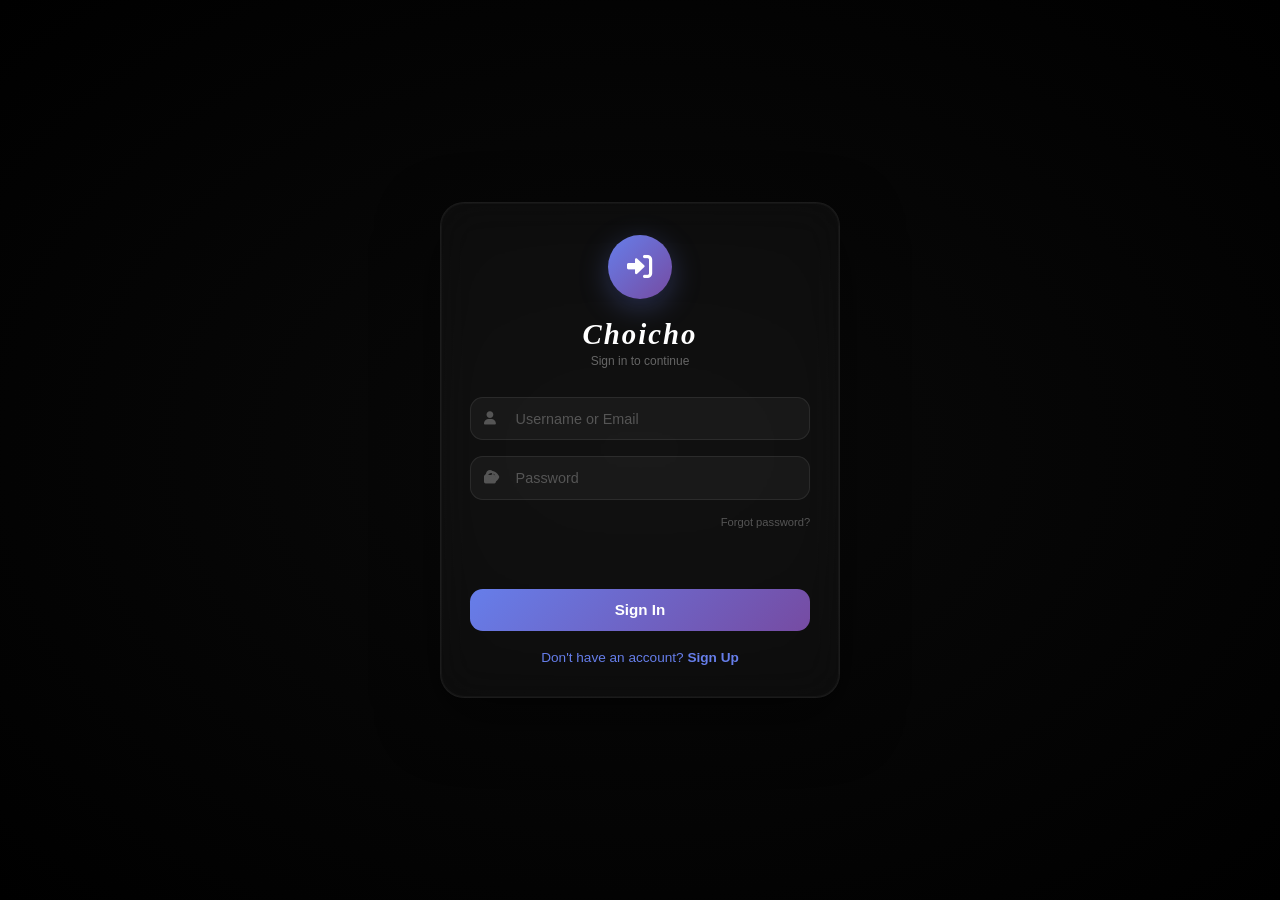
<file: login.html>
<!DOCTYPE html>
<html lang="en">
<head>
  <meta charset="UTF-8">
  <meta name="viewport" content="width=device-width, initial-scale=1.0, maximum-scale=1.0, user-scalable=yes, viewport-fit=cover">
  <title>Sign In · Choicho</title>
  <link rel="stylesheet" href="https://cdnjs.cloudflare.com/ajax/libs/font-awesome/6.0.0-beta3/css/all.min.css">
  <link rel="stylesheet" href="CSS/main.css">
  <style>
    .auth-page {
      min-height: 100vh;
      min-height: 100dvh;
      display: flex;
      align-items: center;
      justify-content: center;
      background: radial-gradient(ellipse at center, #0a0a0a 0%, #000000 100%);
      padding: 1.5rem;
    }
    
    .auth-box {
      background: rgba(255, 255, 255, 0.03);
      backdrop-filter: blur(20px);
      -webkit-backdrop-filter: blur(20px);
      border: 1px solid rgba(255, 255, 255, 0.06);
      border-radius: 1.5rem;
      padding: 2rem 1.8rem;
      width: 100%;
      max-width: 400px;
      box-shadow: 0 20px 60px rgba(0, 0, 0, 0.5), 0 0 0 1px rgba(255, 255, 255, 0.03) inset;
    }
    
    .auth-icon {
      width: 64px;
      height: 64px;
      border-radius: 50%;
      background: linear-gradient(135deg, #667eea 0%, #764ba2 100%);
      display: flex;
      align-items: center;
      justify-content: center;
      margin: 0 auto 1.2rem;
      font-size: 1.6rem;
      color: #fff;
      box-shadow: 0 8px 30px rgba(102, 126, 234, 0.3);
    }
    
    .auth-brand {
      text-align: center;
      margin-bottom: 1.8rem;
    }
    
    .auth-brand h1 {
      font-size: 1.8rem;
      font-weight: 700;
      color: #fff;
      letter-spacing: 2px;
      font-family: 'Segoe Script', 'Brush Script MT', 'Apple Chancery', cursive;
      font-style: italic;
    }
    
    .auth-brand p {
      font-size: 0.75rem;
      color: #666;
      margin-top: 0.2rem;
    }
    
    .input-group {
      position: relative;
      margin-bottom: 1rem;
    }
    
    .input-group i {
      position: absolute;
      left: 14px;
      top: 50%;
      transform: translateY(-50%);
      color: #555;
      font-size: 0.85rem;
      z-index: 2;
    }
    
    .input-group input {
      width: 100%;
      padding: 0.8rem 0.8rem 0.8rem 2.8rem;
      border-radius: 0.8rem;
      border: 1px solid rgba(255, 255, 255, 0.08);
      background: rgba(255, 255, 255, 0.04);
      color: #fff;
      font-size: 0.9rem;
      outline: none;
      transition: all 0.3s;
    }
    
    .input-group input:focus {
      border-color: rgba(102, 126, 234, 0.5);
      background: rgba(255, 255, 255, 0.06);
      box-shadow: 0 0 20px rgba(102, 126, 234, 0.05);
    }
    
    .input-group input::placeholder {
      color: #555;
    }
    
    .input-group .toggle-password {
      position: absolute;
      right: 14px;
      top: 50%;
      transform: translateY(-50%);
      color: #555;
      cursor: pointer;
      font-size: 0.85rem;
      z-index: 2;
      transition: color 0.3s;
    }
    
    .input-group .toggle-password:hover {
      color: #aaa;
    }
    
    .auth-error {
      color: #ef4444;
      font-size: 0.75rem;
      min-height: 1.2rem;
      margin-bottom: 0.3rem;
      display: flex;
      align-items: center;
      gap: 0.3rem;
    }
    
    .auth-success {
      color: #4ade80;
      font-size: 0.75rem;
      min-height: 1.2rem;
      margin-bottom: 0.3rem;
      display: flex;
      align-items: center;
      gap: 0.3rem;
    }
    
    .auth-btn {
      width: 100%;
      padding: 0.8rem;
      border-radius: 0.8rem;
      border: none;
      background: linear-gradient(135deg, #667eea 0%, #764ba2 100%);
      color: #fff;
      font-size: 0.95rem;
      font-weight: 600;
      cursor: pointer;
      transition: all 0.3s;
      margin-top: 0.3rem;
      position: relative;
      overflow: hidden;
    }
    
    .auth-btn:hover:not(:disabled) {
      transform: translateY(-2px);
      box-shadow: 0 8px 30px rgba(102, 126, 234, 0.3);
    }
    
    .auth-btn:active:not(:disabled) {
      transform: scale(0.98);
    }
    
    .auth-btn:disabled {
      opacity: 0.6;
      cursor: not-allowed;
    }
    
    .auth-btn .spinner {
      display: none;
      width: 20px;
      height: 20px;
      border: 2px solid rgba(255,255,255,0.3);
      border-top-color: #fff;
      border-radius: 50%;
      animation: spin 0.8s linear infinite;
      margin: 0 auto;
    }
    
    .auth-btn.loading .spinner {
      display: block;
    }
    
    .auth-btn.loading .btn-text {
      display: none;
    }
    
    @keyframes spin {
      to { transform: rotate(360deg); }
    }
    
    .auth-divider {
      display: flex;
      align-items: center;
      gap: 1rem;
      margin: 1.2rem 0;
    }
    
    .auth-divider::before,
    .auth-divider::after {
      content: '';
      flex: 1;
      height: 1px;
      background: rgba(255, 255, 255, 0.06);
    }
    
    .auth-divider span {
      font-size: 0.65rem;
      color: #555;
      text-transform: uppercase;
      letter-spacing: 1px;
    }
    
    .saved-users {
      margin-top: 1.2rem;
      border-top: 1px solid rgba(255, 255, 255, 0.05);
      padding-top: 1rem;
    }
    
    .saved-users .label {
      font-size: 0.6rem;
      color: #555;
      text-transform: uppercase;
      letter-spacing: 1px;
      margin-bottom: 0.5rem;
    }
    
    .saved-user {
      display: flex;
      align-items: center;
      gap: 0.6rem;
      padding: 0.5rem 0.7rem;
      background: rgba(255, 255, 255, 0.03);
      border-radius: 0.6rem;
      margin-bottom: 0.3rem;
      cursor: pointer;
      transition: all 0.3s;
      font-size: 0.8rem;
      color: #aaa;
    }
    
    .saved-user:hover {
      background: rgba(255, 255, 255, 0.06);
      color: #fff;
    }
    
    .saved-user i {
      color: #667eea;
      font-size: 0.8rem;
    }
    
    .saved-user .remove-saved {
      margin-left: auto;
      color: #555;
      font-size: 0.6rem;
      cursor: pointer;
      padding: 0.2rem 0.4rem;
      border-radius: 0.3rem;
    }
    
    .saved-user .remove-saved:hover {
      color: #ef4444;
      background: rgba(239, 68, 68, 0.1);
    }
    
    .alt-link {
      display: block;
      text-align: center;
      color: #667eea;
      font-size: 0.85rem;
      margin-top: 1.2rem;
      text-decoration: none;
      transition: color 0.3s;
    }
    
    .alt-link:hover {
      color: #8b7cf7;
    }
    
    .forgot-link {
      display: block;
      text-align: right;
      color: #555;
      font-size: 0.7rem;
      margin-top: 0.2rem;
      margin-bottom: 0.5rem;
      text-decoration: none;
      transition: color 0.3s;
    }
    
    .forgot-link:hover {
      color: #888;
    }
    
    .toast {
      position: fixed;
      bottom: 2rem;
      left: 50%;
      transform: translateX(-50%);
      background: rgba(0, 0, 0, 0.9);
      backdrop-filter: blur(20px);
      color: #fff;
      padding: 0.6rem 1.2rem;
      border-radius: 2rem;
      font-size: 0.8rem;
      z-index: 999;
      border: 1px solid rgba(255, 255, 255, 0.1);
      display: none;
    }
    
    .toast.show {
      display: block;
      animation: slideUp 0.3s ease;
    }
    
    @media (max-width: 480px) {
      .auth-box { padding: 1.5rem 1.2rem; }
      .auth-brand h1 { font-size: 1.5rem; }
    }
  </style>
</head>
<body>
  <div class="page">
    <div class="auth-page">
      <div class="auth-box">
        <div class="auth-icon">
          <i class="fas fa-sign-in-alt"></i>
        </div>
        
        <div class="auth-brand">
          <h1>Choicho</h1>
          <p>Sign in to continue</p>
        </div>
        
        <div class="input-group">
          <i class="fas fa-user"></i>
          <input type="text" id="loginUsername" placeholder="Username or Email" autocomplete="username">
        </div>
        
        <div class="input-group">
          <i class="fas fa-lock"></i>
          <input type="password" id="loginPassword" placeholder="Password" autocomplete="current-password">
          <i class="fas fa-eye toggle-password" id="togglePassword" onclick="togglePasswordVisibility()"></i>
        </div>
        
        <a href="#" class="forgot-link">Forgot password?</a>
        
        <div class="auth-error" id="loginError"></div>
        <div class="auth-success" id="loginSuccess"></div>
        
        <button class="auth-btn" id="loginBtn" onclick="handleLogin()">
          <span class="spinner"></span>
          <span class="btn-text">Sign In</span>
        </button>
        
        <a href="signup.html" class="alt-link">Don't have an account? <strong>Sign Up</strong></a>
        
        <div class="saved-users" id="savedSection" style="display:none;">
          <div class="label">Saved Users</div>
          <div id="savedList"></div>
        </div>
      </div>
    </div>
    
    <div class="toast" id="toast"></div>
  </div>
  
  <script>
    // ================================================================
    // TOGGLE PASSWORD VISIBILITY
    // ================================================================
    
    function togglePasswordVisibility() {
      const input = document.getElementById('loginPassword');
      const icon = document.getElementById('togglePassword');
      if (input.type === 'password') {
        input.type = 'text';
        icon.className = 'fas fa-eye-slash toggle-password';
      } else {
        input.type = 'password';
        icon.className = 'fas fa-eye toggle-password';
      }
    }
    
    // ================================================================
    // TOAST NOTIFICATION
    // ================================================================
    
    function showToast(message, isError = false) {
      const toast = document.getElementById('toast');
      toast.textContent = message;
      toast.className = 'toast show';
      toast.style.borderColor = isError ? 'rgba(239,68,68,0.3)' : 'rgba(74,222,128,0.3)';
      clearTimeout(toast._timer);
      toast._timer = setTimeout(() => {
        toast.className = 'toast';
      }, 3000);
    }
    
    // ================================================================
    // SAVED USERS
    // ================================================================
    
    function loadSavedUsers() {
      const saved = JSON.parse(localStorage.getItem('savedUsers') || '[]');
      const section = document.getElementById('savedSection');
      const list = document.getElementById('savedList');
      
      if (saved.length === 0) {
        section.style.display = 'none';
        return;
      }
      
      section.style.display = 'block';
      list.innerHTML = saved.map(u => `
        <div class="saved-user" onclick="quickLogin('${u}')">
          <i class="fas fa-user-circle"></i>
          <span>${u}</span>
          <span class="remove-saved" onclick="event.stopPropagation();removeSavedUser('${u}')">
            <i class="fas fa-times"></i>
          </span>
        </div>
      `).join('');
    }
    
    window.quickLogin = function(username) {
      document.getElementById('loginUsername').value = username;
      document.getElementById('loginPassword').focus();
    };
    
    window.removeSavedUser = function(username) {
      let saved = JSON.parse(localStorage.getItem('savedUsers') || '[]');
      saved = saved.filter(u => u !== username);
      localStorage.setItem('savedUsers', JSON.stringify(saved));
      loadSavedUsers();
      showToast('Removed saved user');
    };
    
    // ================================================================
    // LOGIN
    // ================================================================
    
    async function handleLogin() {
      const username = document.getElementById('loginUsername').value.trim();
      const password = document.getElementById('loginPassword').value;
      const errorEl = document.getElementById('loginError');
      const successEl = document.getElementById('loginSuccess');
      const btn = document.getElementById('loginBtn');
      
      errorEl.textContent = '';
      successEl.textContent = '';
      
      if (!username) {
        errorEl.textContent = '❌ Please enter username or email';
        return;
      }
      
      if (!password) {
        errorEl.textContent = '❌ Please enter password';
        return;
      }
      
      btn.classList.add('loading');
      btn.disabled = true;
      
      try {
        const { initializeApp } = await import('https://www.gstatic.com/firebasejs/9.23.0/firebase-app.js');
        const { getFirestore, collection, query, where, getDocs } = await import('https://www.gstatic.com/firebasejs/9.23.0/firebase-firestore.js');
        const { getAuth, signInWithEmailAndPassword, createUserWithEmailAndPassword, signInAnonymously } = await import('https://www.gstatic.com/firebasejs/9.23.0/firebase-auth.js');
        
        const app = initializeApp({
          apiKey: "AIzaSyC2JA1K-fvsPUkWUfvSFhkC-ET8dpPOr0M",
          authDomain: "mychat-a97bf.firebaseapp.com",
          projectId: "mychat-a97bf"
        });
        const db = getFirestore(app);
        const auth = getAuth(app);
        
        function hashPassword(pw) {
          let h = 0;
          for (let i = 0; i < pw.length; i++) {
            const c = pw.charCodeAt(i);
            h = ((h << 5) - h) + c;
            h = h & h;
          }
          return 'h_' + Math.abs(h).toString(16);
        }
        
        // Find user
        let userData = null;
        let userDocId = null;
        let userEmail = null;
        
        try {
          let q = query(
            collection(db, 'users'),
            where('username', '==', username.startsWith('@') ? username : '@' + username)
          );
          let snapshot = await getDocs(q);
          
          if (snapshot.empty) {
            q = query(collection(db, 'users'), where('email', '==', username));
            snapshot = await getDocs(q);
          }
          
          if (!snapshot.empty) {
            const doc = snapshot.docs[0];
            userData = doc.data();
            userDocId = doc.id;
            userEmail = userData.email || username + '@choicho.com';
          }
        } catch (e) {
          console.warn('User lookup failed:', e);
        }
        
        if (!userData) {
          errorEl.textContent = '❌ User not found. Please sign up first.';
          btn.classList.remove('loading');
          btn.disabled = false;
          return;
        }
        
        // Verify password
        if (userData.password !== hashPassword(password)) {
          errorEl.textContent = '❌ Wrong password. Please try again.';
          btn.classList.remove('loading');
          btn.disabled = false;
          return;
        }
        
        // Try Firebase Auth
        let authSuccess = false;
        try {
          if (userEmail && userEmail.includes('@')) {
            try {
              const cred = await signInWithEmailAndPassword(auth, userEmail, password);
              localStorage.setItem('uid', cred.user.uid);
              authSuccess = true;
            } catch (e) {
              if (e.code === 'auth/user-not-found') {
                const cred = await createUserWithEmailAndPassword(auth, userEmail, password);
                localStorage.setItem('uid', cred.user.uid);
                authSuccess = true;
              }
            }
          }
        } catch (e) {
          console.warn('Firebase Auth error:', e);
        }
        
        if (!authSuccess) {
          try {
            const guestCred = await signInAnonymously(auth);
            localStorage.setItem('uid', guestCred.user.uid);
          } catch (e) {
            localStorage.setItem('uid', userDocId || 'firestore_' + Date.now());
          }
        }
        
        localStorage.setItem('currentUser', userData.username);
        localStorage.setItem('userProfile', JSON.stringify(userData));
        
        // Save to saved users
        const saved = JSON.parse(localStorage.getItem('savedUsers') || '[]');
        const cleanUsername = userData.username.replace('@', '');
        if (!saved.includes(cleanUsername)) {
          saved.push(cleanUsername);
          localStorage.setItem('savedUsers', JSON.stringify(saved));
        }
        
        successEl.textContent = '✅ Login successful! Redirecting...';
        showToast('Welcome back! 🎉');
        
        setTimeout(() => {
          window.location.href = 'index.html';
        }, 1000);
        
      } catch (error) {
        console.error('Login error:', error);
        errorEl.textContent = '❌ ' + (error.message || 'Login failed. Please try again.');
        showToast(error.message || 'Login failed', true);
        btn.classList.remove('loading');
        btn.disabled = false;
      }
    }
    
    // ================================================================
    // KEYBOARD SHORTCUTS
    // ================================================================
    
    document.getElementById('loginPassword').addEventListener('keypress', (e) => {
      if (e.key === 'Enter') {
        handleLogin();
      }
    });
    
    document.getElementById('loginUsername').addEventListener('keypress', (e) => {
      if (e.key === 'Enter') {
        document.getElementById('loginPassword').focus();
      }
    });
    
    // ================================================================
    // INITIALIZE
    // ================================================================
    
    loadSavedUsers();
  </script>
</body>
</html>
</file>
<file: CSS/main.css>
/* ============================================
   CHOICHO - MAIN STYLESHEET
   Glassmorphism, Responsive, Dark Theme
   ============================================ */

   * {
    margin: 0;
    padding: 0;
    box-sizing: border-box;
  }
  
  body {
    background: #000;
    font-family: -apple-system, BlinkMacSystemFont, 'Segoe UI', Roboto, Helvetica, Arial, sans-serif;
    min-height: 100vh;
    display: flex;
    align-items: center;
    justify-content: center;
    color: #fff;
  }
  
  .page {
    width: 100%;
    height: 100vh;
    height: 100dvh;
    background: #000;
    display: flex;
    flex-direction: column;
    position: relative;
    overflow: hidden;
  }
  
  .scrollable-content {
    flex: 1;
    overflow-y: auto;
    -webkit-overflow-scrolling: touch;
    display: flex;
    flex-direction: column;
    align-items: center;
    color: #fff;
    padding: 0 0 5.5rem 0;
    background: #000;
  }
  
  .scrollable-content::-webkit-scrollbar {
    width: 0;
    height: 0;
  }
  
  .scrollable-content {
    scrollbar-width: none;
    -ms-overflow-style: none;
  }
  
  .top-icons {
    width: 100%;
    max-width: 500px;
    display: flex;
    align-items: center;
    justify-content: space-between;
    padding: 0.8rem 0.8rem 0.3rem 0.8rem;
    flex-shrink: 0;
    position: relative;
    background: #000;
    margin: 0 auto;
  }
  
  .corner-btn {
    width: 2.4rem;
    height: 2.4rem;
    background: #1a1a1a;
    border-radius: 50%;
    color: #fff;
    font-size: 1rem;
    display: flex;
    align-items: center;
    justify-content: center;
    text-decoration: none;
    border: 1px solid #333;
    cursor: pointer;
    transition: all 0.3s;
  }
  
  .corner-btn:active {
    transform: scale(0.95);
  }
  
  .top-brand {
    font-size: 2rem;
    font-weight: 700;
    color: #fff;
    letter-spacing: 3px;
    font-family: 'Segoe Script', 'Brush Script MT', 'Apple Chancery', 'Comic Sans MS', cursive;
    position: absolute;
    left: 50%;
    transform: translateX(-50%);
    white-space: nowrap;
    line-height: 1;
    font-style: italic;
  }
  
  .floating-nav {
    position: fixed;
    bottom: max(1rem, env(safe-area-inset-bottom, 1rem));
    left: 50%;
    transform: translateX(-50%);
    width: 92%;
    max-width: 500px;
    background: transparent;
    backdrop-filter: blur(8px);
    -webkit-backdrop-filter: blur(8px);
    border-radius: 2.5rem;
    padding: 0.7rem 1.5rem;
    display: flex;
    align-items: center;
    justify-content: center;
    border: 1px solid rgba(255, 255, 255, 0.04);
    z-index: 100;
    transition: all 0.3s ease;
  }
  
  .nav-center {
    display: flex;
    align-items: center;
    justify-content: space-between;
    width: 100%;
    max-width: 380px;
    gap: 0.3rem;
  }
  
  .nav-center a {
    color: rgba(255, 255, 255, 0.7);
    font-size: 1.3rem;
    display: flex;
    align-items: center;
    justify-content: center;
    width: 2.5rem;
    height: 2.5rem;
    border-radius: 50%;
    transition: all 0.3s;
    text-decoration: none;
    background: transparent;
    text-shadow: 0 0 8px rgba(0, 0, 0, 0.8);
  }
  
  .nav-center a:hover {
    color: #fff;
    background: rgba(255, 255, 255, 0.08);
    transform: translateY(-2px);
  }
  
  .nav-center a.active {
    color: #fff;
    background: rgba(255, 255, 255, 0.12);
    box-shadow: 0 0 15px rgba(255, 255, 255, 0.08);
  }
  
  .nav-upload, .nav-search {
    display: none !important;
  }
  
  @media (min-width: 1024px) {
    .top-icons {
      display: none;
    }
    .nav-upload, .nav-search {
      display: flex !important;
    }
    .floating-nav {
      position: fixed;
      top: 50%;
      left: 1.5rem;
      bottom: auto;
      transform: translateY(-50%);
      width: 3.8rem;
      height: auto;
      max-width: none;
      border-radius: 2.5rem;
      padding: 1rem 0.6rem;
      flex-direction: column;
    }
    .nav-center {
      flex-direction: column;
      gap: 1.2rem;
      max-width: none;
    }
    .nav-center a {
      font-size: 1.4rem;
      width: 2.6rem;
      height: 2.6rem;
    }
    .scrollable-content {
      padding: 0 0 1rem 5.5rem;
    }
  }
  
  @media (max-width: 380px) {
    .floating-nav {
      width: 94%;
      padding: 0.5rem 0.8rem;
    }
    .nav-center a {
      font-size: 1.1rem;
      width: 2rem;
      height: 2rem;
    }
  }
  
  .stories-bar {
    display: flex;
    gap: 0.8rem;
    padding: 0.3rem 0.8rem 0.5rem;
    overflow-x: auto;
    border-bottom: 1px solid #1a1a1a;
    background: #000;
  }
  
  .stories-bar::-webkit-scrollbar {
    height: 0;
  }
  
  .story-item {
    display: flex;
    flex-direction: column;
    align-items: center;
    gap: 0.25rem;
    cursor: pointer;
    flex-shrink: 0;
  }
  
  .story-ring {
    width: 62px;
    height: 62px;
    border-radius: 50%;
    padding: 2px;
    display: flex;
    align-items: center;
    justify-content: center;
  }
  
  .story-ring.friend {
    background: linear-gradient(45deg, #f59e0b, #ef4444, #e91e63);
  }
  
  .story-ring.bestie {
    background: linear-gradient(45deg, #8b5cf6, #ec4899, #f59e0b);
  }
  
  .story-avatar {
    width: 54px;
    height: 54px;
    border-radius: 50%;
    background: #1a1a1a;
    display: flex;
    align-items: center;
    justify-content: center;
    font-size: 1.3rem;
    border: 2px solid #000;
    color: #fff;
    overflow: hidden;
  }
  
  .story-avatar img {
    width: 100%;
    height: 100%;
    object-fit: cover;
  }
  
  .story-name {
    font-size: 0.6rem;
    color: #999;
    max-width: 65px;
    text-align: center;
    overflow: hidden;
    text-overflow: ellipsis;
  }
  
  .feed-card {
    width: 100%;
    background: #000;
    border-bottom: 1px solid #1a1a1a;
    margin-bottom: 1rem;
  }
  
  .feed-header {
    display: flex;
    align-items: center;
    gap: 0.6rem;
    padding: 0.6rem 0.8rem;
  }
  
  .feed-avatar {
    width: 32px;
    height: 32px;
    border-radius: 50%;
    background: #333;
    display: flex;
    align-items: center;
    justify-content: center;
    overflow: hidden;
    cursor: pointer;
    flex-shrink: 0;
  }
  
  .feed-avatar img {
    width: 100%;
    height: 100%;
    object-fit: cover;
  }
  
  .feed-username {
    font-size: 0.8rem;
    font-weight: 600;
    color: #3897f0;
    cursor: pointer;
  }
  
  .feed-time {
    font-size: 0.6rem;
    color: #888;
    margin-left: auto;
  }
  
  .feed-image-container {
    width: 100%;
    background: #000;
    display: flex;
    justify-content: center;
    align-items: center;
  }
  
  .feed-image {
    width: 100%;
    height: auto;
    object-fit: contain;
    cursor: pointer;
    display: block;
  }
  
  .feed-actions {
    display: flex;
    gap: 1.2rem;
    padding: 0.6rem 0.8rem;
  }
  
  .feed-action {
    background: none;
    border: none;
    color: #fff;
    font-size: 1.2rem;
    cursor: pointer;
    transition: all 0.2s;
  }
  
  .feed-action:active {
    transform: scale(1.2);
  }
  
  .feed-action.liked {
    color: #ef4444;
  }
  
  .feed-likes {
    font-size: 0.7rem;
    font-weight: 600;
    padding: 0 0.8rem;
    margin-bottom: 0.2rem;
  }
  
  .feed-caption {
    padding: 0 0.8rem 0.3rem;
    font-size: 0.75rem;
    word-break: break-word;
  }
  
  .feed-caption span {
    font-weight: 600;
    color: #3897f0;
    cursor: pointer;
    margin-right: 0.3rem;
  }
  
  .view-comments-btn {
    padding: 0 0.8rem 0.5rem;
    font-size: 0.65rem;
    color: #888;
    cursor: pointer;
  }
  
  .toast {
    position: fixed;
    bottom: 100px;
    left: 50%;
    transform: translateX(-50%);
    background: #333;
    color: #fff;
    padding: 0.5rem 1rem;
    border-radius: 2rem;
    font-size: 0.7rem;
    z-index: 800;
    opacity: 0;
    transition: all 0.3s;
    pointer-events: none;
    white-space: nowrap;
  }
  
  .toast.show {
    opacity: 1;
  }
  
  @keyframes fadeInUp {
    from {
      opacity: 0;
      transform: translateY(10px);
    }
    to {
      opacity: 1;
      transform: translateY(0);
    }
  }
  
  @keyframes spin {
    from { transform: rotate(0deg); }
    to { transform: rotate(360deg); }
  }
/* ============================================
   SEARCH BAR - RESPONSIVE PURE CSS
   ============================================ */

/* Search Container */
.search-container {
    width: 100%;
    max-width: 100%;
    padding: 0.5rem 0.8rem;
    margin: 0 auto;
    position: relative;
    background: transparent;
}

/* Search Wrapper */
.search-wrapper {
    display: flex;
    align-items: center;
    background: #1a1a1a;
    border-radius: 2rem;
    border: 1px solid #333;
    transition: all 0.3s ease;
    padding: 0.3rem 0.3rem 0.3rem 1rem;
    gap: 0.3rem;
}

.search-wrapper:focus-within {
    border-color: #3897f0;
    box-shadow: 0 0 20px rgba(56, 151, 240, 0.15);
    background: #222;
}

/* Search Icon */
.search-icon {
    color: #666;
    font-size: 1rem;
    display: flex;
    align-items: center;
    flex-shrink: 0;
    padding-right: 0.3rem;
}

/* Search Input */
.search-input {
    flex: 1;
    background: transparent;
    border: none;
    outline: none;
    color: #fff;
    font-size: 0.9rem;
    padding: 0.6rem 0;
    min-width: 0;
    width: 100%;
}

.search-input::placeholder {
    color: #666;
    font-size: 0.85rem;
}

/* Clear Button */
.search-clear {
    background: none;
    border: none;
    color: #666;
    cursor: pointer;
    padding: 0.3rem 0.5rem;
    font-size: 1rem;
    display: none;
    flex-shrink: 0;
    transition: color 0.2s;
}

.search-clear:hover {
    color: #fff;
}

.search-clear.visible {
    display: block;
}

/* Search Submit Button */
.search-submit {
    background: linear-gradient(45deg, #3897f0, #5851db);
    border: none;
    color: #fff;
    padding: 0.5rem 1.2rem;
    border-radius: 2rem;
    font-size: 0.85rem;
    font-weight: 600;
    cursor: pointer;
    transition: all 0.3s;
    flex-shrink: 0;
    white-space: nowrap;
}

.search-submit:active {
    transform: scale(0.95);
}

.search-submit:hover {
    opacity: 0.9;
    transform: translateY(-1px);
}

/* ============================================
   RESPONSIVE BREAKPOINTS
   ============================================ */

/* Extra Small Mobile (<= 380px) */
@media (max-width: 380px) {
    .search-container {
        padding: 0.3rem 0.5rem;
        max-width: 100%;
    }
    
    .search-wrapper {
        padding: 0.2rem 0.2rem 0.2rem 0.6rem;
        border-radius: 1.8rem;
        gap: 0.2rem;
    }
    
    .search-input {
        font-size: 0.75rem;
        padding: 0.4rem 0;
    }
    
    .search-input::placeholder {
        font-size: 0.7rem;
    }
    
    .search-icon {
        font-size: 0.8rem;
        padding-right: 0.2rem;
    }
    
    .search-submit {
        padding: 0.3rem 0.7rem;
        font-size: 0.7rem;
        border-radius: 1.5rem;
    }
    
    .search-clear {
        font-size: 0.8rem;
        padding: 0.2rem 0.3rem;
    }
}

/* Small Mobile (381px - 480px) */
@media (min-width: 381px) and (max-width: 480px) {
    .search-container {
        padding: 0.4rem 0.6rem;
        max-width: 100%;
    }
    
    .search-wrapper {
        padding: 0.25rem 0.25rem 0.25rem 0.8rem;
        gap: 0.25rem;
    }
    
    .search-input {
        font-size: 0.8rem;
        padding: 0.5rem 0;
    }
    
    .search-input::placeholder {
        font-size: 0.75rem;
    }
    
    .search-submit {
        padding: 0.35rem 0.9rem;
        font-size: 0.75rem;
    }
}

/* Medium Mobile (481px - 600px) */
@media (min-width: 481px) and (max-width: 600px) {
    .search-container {
        padding: 0.5rem 0.8rem;
        max-width: 100%;
    }
    
    .search-wrapper {
        padding: 0.3rem 0.3rem 0.3rem 1rem;
        border-radius: 2.2rem;
    }
    
    .search-input {
        font-size: 0.85rem;
        padding: 0.55rem 0;
    }
    
    .search-input::placeholder {
        font-size: 0.8rem;
    }
    
    .search-submit {
        padding: 0.4rem 1rem;
        font-size: 0.8rem;
    }
    
    .search-icon {
        font-size: 0.9rem;
    }
}

/* Tablet (601px - 1024px) */
@media (min-width: 601px) and (max-width: 1024px) {
    .search-container {
        max-width: 600px;
        padding: 0.6rem 1rem;
    }
    
    .search-wrapper {
        padding: 0.4rem 0.4rem 0.4rem 1.2rem;
        border-radius: 2.5rem;
        gap: 0.4rem;
    }
    
    .search-input {
        font-size: 1rem;
        padding: 0.7rem 0;
    }
    
    .search-input::placeholder {
        font-size: 0.95rem;
    }
    
    .search-icon {
        font-size: 1.1rem;
    }
    
    .search-submit {
        padding: 0.5rem 1.4rem;
        font-size: 0.9rem;
        border-radius: 2.5rem;
    }
}

/* Desktop (1025px - 1399px) */
@media (min-width: 1025px) and (max-width: 1399px) {
    .search-container {
        max-width: 700px;
        padding: 0.7rem 1.2rem;
    }
    
    .search-wrapper {
        padding: 0.45rem 0.45rem 0.45rem 1.5rem;
        border-radius: 3rem;
        gap: 0.5rem;
    }
    
    .search-input {
        font-size: 1.05rem;
        padding: 0.75rem 0;
    }
    
    .search-input::placeholder {
        font-size: 1rem;
    }
    
    .search-icon {
        font-size: 1.2rem;
    }
    
    .search-submit {
        padding: 0.6rem 1.8rem;
        font-size: 0.95rem;
        border-radius: 3rem;
    }
    
    .search-wrapper:hover {
        border-color: #555;
    }
}

/* Large Desktop (>= 1400px) */
@media (min-width: 1400px) {
    .search-container {
        max-width: 800px;
        padding: 0.8rem 1.5rem;
    }
    
    .search-wrapper {
        padding: 0.5rem 0.5rem 0.5rem 1.8rem;
        border-radius: 3.5rem;
        gap: 0.6rem;
    }
    
    .search-input {
        font-size: 1.15rem;
        padding: 0.85rem 0;
    }
    
    .search-input::placeholder {
        font-size: 1.05rem;
    }
    
    .search-icon {
        font-size: 1.3rem;
    }
    
    .search-submit {
        padding: 0.7rem 2.2rem;
        font-size: 1.05rem;
        border-radius: 3.5rem;
    }
}

/* ============================================
   SEARCH BAR VARIANTS
   ============================================ */

/* Compact Search (For Navbar) */
.search-compact .search-wrapper {
    padding: 0.2rem 0.2rem 0.2rem 0.8rem;
    border-radius: 1.5rem;
}

.search-compact .search-input {
    font-size: 0.75rem;
    padding: 0.35rem 0;
}

.search-compact .search-submit {
    padding: 0.25rem 0.7rem;
    font-size: 0.65rem;
}

.search-compact .search-icon {
    font-size: 0.75rem;
}

/* Full Width Search */
.search-full {
    max-width: 100% !important;
    padding: 0.5rem 0 !important;
}

.search-full .search-wrapper {
    border-radius: 0;
    border-left: none;
    border-right: none;
    padding: 0.5rem 1rem;
}

/* No Border Search */
.search-noborder .search-wrapper {
    border: none;
    background: rgba(255, 255, 255, 0.05);
}

.search-noborder .search-wrapper:focus-within {
    background: rgba(255, 255, 255, 0.08);
    box-shadow: none;
}

/* ============================================
   SEARCH EXPANDED (Full Screen Mobile)
   ============================================ */

.search-expanded {
    position: fixed;
    top: 0;
    left: 0;
    width: 100%;
    height: 100%;
    background: rgba(0, 0, 0, 0.95);
    backdrop-filter: blur(20px);
    -webkit-backdrop-filter: blur(20px);
    z-index: 999;
    display: none;
    padding: 1.5rem 1rem;
    flex-direction: column;
}

.search-expanded.active {
    display: flex;
    animation: fadeInUp 0.3s ease;
}

.search-expanded .search-container {
    max-width: 100%;
    padding: 0;
}

.search-expanded .search-wrapper {
    padding: 0.8rem 0.8rem 0.8rem 1.5rem;
    border-radius: 2.5rem;
    background: #1a1a1a;
}

.search-expanded .search-input {
    font-size: 1.2rem;
    padding: 0.8rem 0;
}

.search-expanded .search-submit {
    padding: 0.7rem 1.8rem;
    font-size: 1rem;
}

.search-expanded .close-search {
    position: absolute;
    top: 1rem;
    right: 1rem;
    background: #1a1a1a;
    border: none;
    color: #fff;
    width: 2.8rem;
    height: 2.8rem;
    border-radius: 50%;
    font-size: 1.3rem;
    cursor: pointer;
    display: flex;
    align-items: center;
    justify-content: center;
    border: 1px solid #333;
    transition: all 0.3s;
}

.search-expanded .close-search:active {
    transform: scale(0.9);
}

/* Search Results */
.search-results {
    margin-top: 1.5rem;
    display: none;
    overflow-y: auto;
    flex: 1;
}

.search-results.active {
    display: block;
}

.search-result-item {
    display: flex;
    align-items: center;
    gap: 0.8rem;
    padding: 0.8rem;
    border-bottom: 1px solid rgba(255, 255, 255, 0.05);
    cursor: pointer;
    transition: background 0.2s;
    border-radius: 0.5rem;
}

.search-result-item:hover {
    background: rgba(255, 255, 255, 0.05);
}

.search-result-avatar {
    width: 40px;
    height: 40px;
    border-radius: 50%;
    background: #333;
    flex-shrink: 0;
    display: flex;
    align-items: center;
    justify-content: center;
    overflow: hidden;
}

.search-result-avatar img {
    width: 100%;
    height: 100%;
    object-fit: cover;
}

.search-result-info {
    flex: 1;
    min-width: 0;
}

.search-result-name {
    font-size: 0.9rem;
    font-weight: 500;
    color: #fff;
}

.search-result-username {
    font-size: 0.75rem;
    color: #888;
}

/* ============================================
   ANIMATIONS
   ============================================ */

@keyframes fadeInUp {
    from {
        opacity: 0;
        transform: translateY(20px);
    }
    to {
        opacity: 1;
        transform: translateY(0);
    }
}

@keyframes pulse {
    0%, 100% {
        opacity: 1;
    }
    50% {
        opacity: 0.5;
    }
}

.search-loading .search-submit {
    animation: pulse 1.5s ease-in-out infinite;
}

/* ============================================
   DARK THEME SPECIFIC
   ============================================ */

/* Scrollbar Styling */
.search-results::-webkit-scrollbar {
    width: 3px;
}

.search-results::-webkit-scrollbar-track {
    background: transparent;
}

.search-results::-webkit-scrollbar-thumb {
    background: #333;
    border-radius: 10px;
}

/* Focus States */
.search-input:focus::placeholder {
    opacity: 0.5;
}

/* Disabled State */
.search-input:disabled {
    opacity: 0.5;
    cursor: not-allowed;
}

.search-submit:disabled {
    opacity: 0.5;
    cursor: not-allowed;
}

/* ============================================
   UTILITY CLASSES
   ============================================ */

.text-center {
    text-align: center;
}

.mt-1 { margin-top: 0.5rem; }
.mt-2 { margin-top: 1rem; }
.mb-1 { margin-bottom: 0.5rem; }
.mb-2 { margin-bottom: 1rem; }

.hidden {
    display: none !important;
}

.flex {
    display: flex;
}

.items-center {
    align-items: center;
}

.justify-center {
    justify-content: center;
}

.gap-1 { gap: 0.5rem; }
.gap-2 { gap: 1rem; }

.w-full {
    width: 100%;
}
</file>
